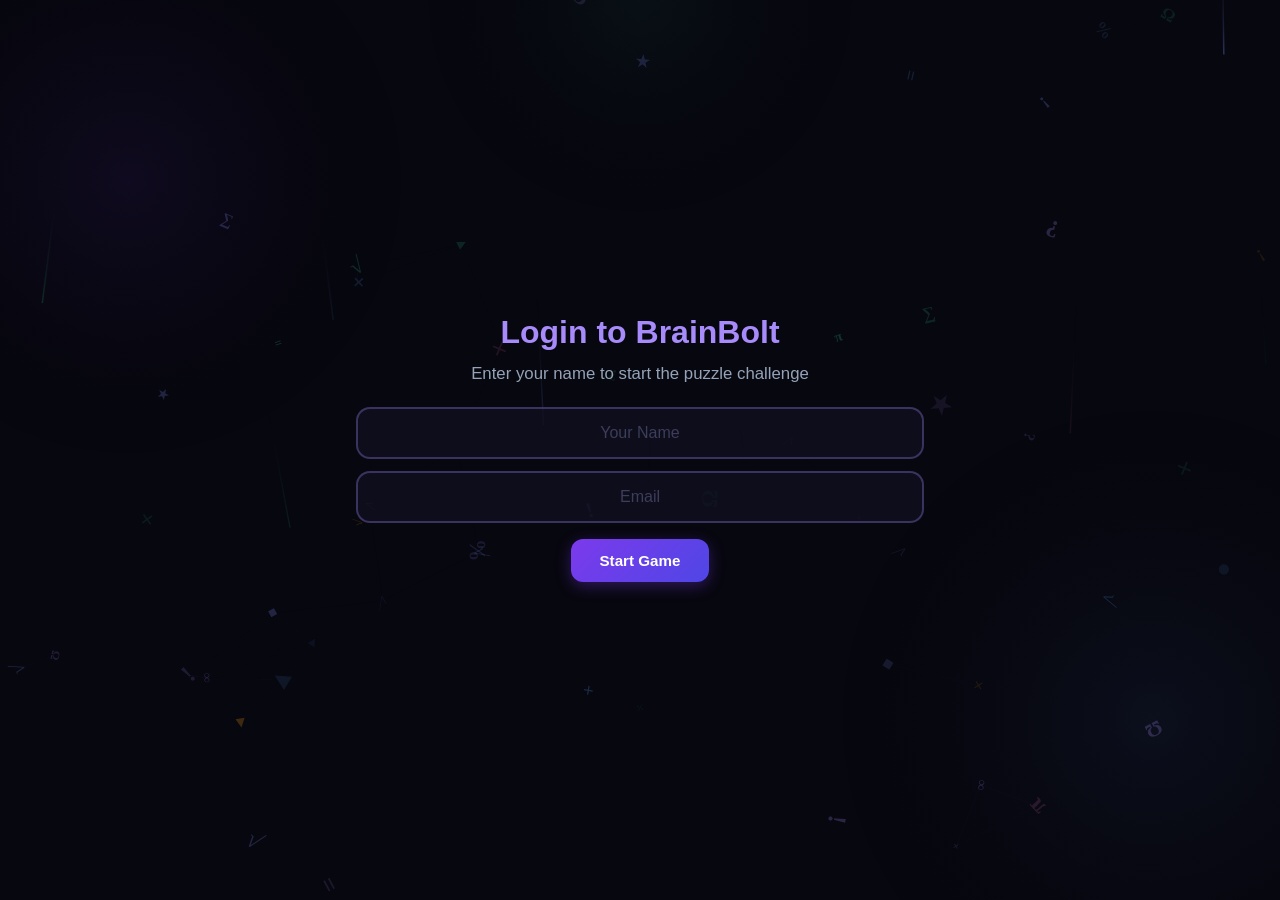
<file: index.html>
<!DOCTYPE html>
<html lang="en">

<head>
  <meta charset="UTF-8" />
  <meta name="viewport" content="width=device-width, initial-scale=1.0" />
  <title>BrainBolt - Puzzle Challenge</title>
  <link rel="stylesheet" href="style.css" />
</head>

<body>

  <canvas id="bgCanvas"></canvas>

  <!-- SCREEN 1: Home -->
  <!-- SCREEN 0: Login -->
  <div id="login-screen" class="screen">
    <h2>Login to BrainBolt</h2>
    <p>Enter your name to start the puzzle challenge</p>

    <input type="text" id="player-name" placeholder="Your Name" required>
    <input type="email" id="player-email" placeholder="Email">

    <button onclick="loginUser()">Start Game</button>
  </div>
  <div id="home-screen" class="screen hidden">
    <div class="site-tag">puzzle challenge</div>
    <h1>BrainBolt</h1>
    <p>Test your brain with logic, riddles & math!</p>

    <div class="difficulty-selector">
      <button class="diff-btn active" onclick="selectDifficulty('easy', this)">Easy</button>
      <button class="diff-btn" onclick="selectDifficulty('medium', this)">Medium</button>
      <button class="diff-btn" onclick="selectDifficulty('hard', this)">Hard</button>
    </div>

    <div class="difficulty-info" id="diff-info">90s timer • Hints allowed • 3 puzzles</div>

    <div class="category-buttons">
      <button class="glow-btn" onclick="startGame('logic')">Logic</button>
      <button class="glow-btn" onclick="startGame('riddles')">Riddles</button>
      <button class="glow-btn" onclick="startGame('math')">Math</button>
    </div>

    <div class="highscore-bar">
      <span>Best Score: <strong id="best-score-home">0</strong></span>
    </div>
  </div>

  <!-- SCREEN 2: Puzzle -->
  <div id="puzzle-screen" class="screen hidden">
    <div class="top-bar">
      <div id="score-display">Score: <span id="score">0</span></div>
      <div id="difficulty-badge">Easy</div>
      <div id="timer-display">Time: <span id="timer">90</span>s</div>
    </div>

    <div class="progress-bar-wrap">
      <div class="progress-bar" id="progress-bar"></div>
    </div>

    <div id="question-box">
      <div class="q-number" id="q-number">Question 1 of 3</div>
      <p id="question-text"></p>
    </div>

    <input type="text" id="answer-input" placeholder="Type your answer..." />

    <div class="action-buttons">
      <button onclick="checkAnswer()">Submit</button>
      <button class="hint-btn" onclick="showHint()">Hint (-20pts)</button>
    </div>

    <p id="hint-text" class="hidden hint-box"></p>
    <p id="feedback"></p>

    <button class="next-btn hidden" id="next-btn" onclick="nextPuzzle()">Next Puzzle →</button>
  </div>

  <!-- SCREEN 3: Results -->
  <div id="result-screen" class="screen hidden">
    <div class="result-icon" id="result-icon">🧠</div>
    <h2>Brain Challenge Complete!</h2>
    <p id="result-message">Great job!</p>
    <div class="final-score-wrap">
      <div class="final-score-label">Your Score</div>
      <div id="final-score">0</div>
      <div id="new-best" class="hidden new-best-tag">New Best!</div>
    </div>
    <div class="stat-grid">
      <div class="stat-card">
        <div class="stat-num" id="stat-correct">0</div>
        <div class="stat-label">Correct</div>
      </div>
      <div class="stat-card">
        <div class="stat-num" id="stat-time">0s</div>
        <div class="stat-label">Avg Time</div>
      </div>
      <div class="stat-card">
        <div class="stat-num" id="stat-streak">0</div>
        <div class="stat-label">Best Streak</div>
      </div>
    </div>
    <button onclick="goHome()">Play Again</button>
    <button class="outline-btn" onclick="showLeaderboard()">Leaderboard</button>
  </div>

  <!-- SCREEN 4: Leaderboard -->
  <div id="leaderboard-screen" class="screen hidden">
    <h2>Leaderboard</h2>
    <p>Top scores this session</p>
    <div id="leaderboard-list"></div>
    <button onclick="goHome()">Back to Home</button>
  </div>

  <!-- Correct overlay -->
  <div id="correct-overlay" class="answer-overlay correct-overlay hidden">
    <div class="overlay-text">✓ Correct!</div>
  </div>

  <!-- Wrong overlay -->
  <div id="wrong-overlay" class="answer-overlay wrong-overlay hidden">
    <div class="overlay-text">✗ Wrong!</div>
  </div>

  <script src="script.js"></script>
</body>

</html>
</file>
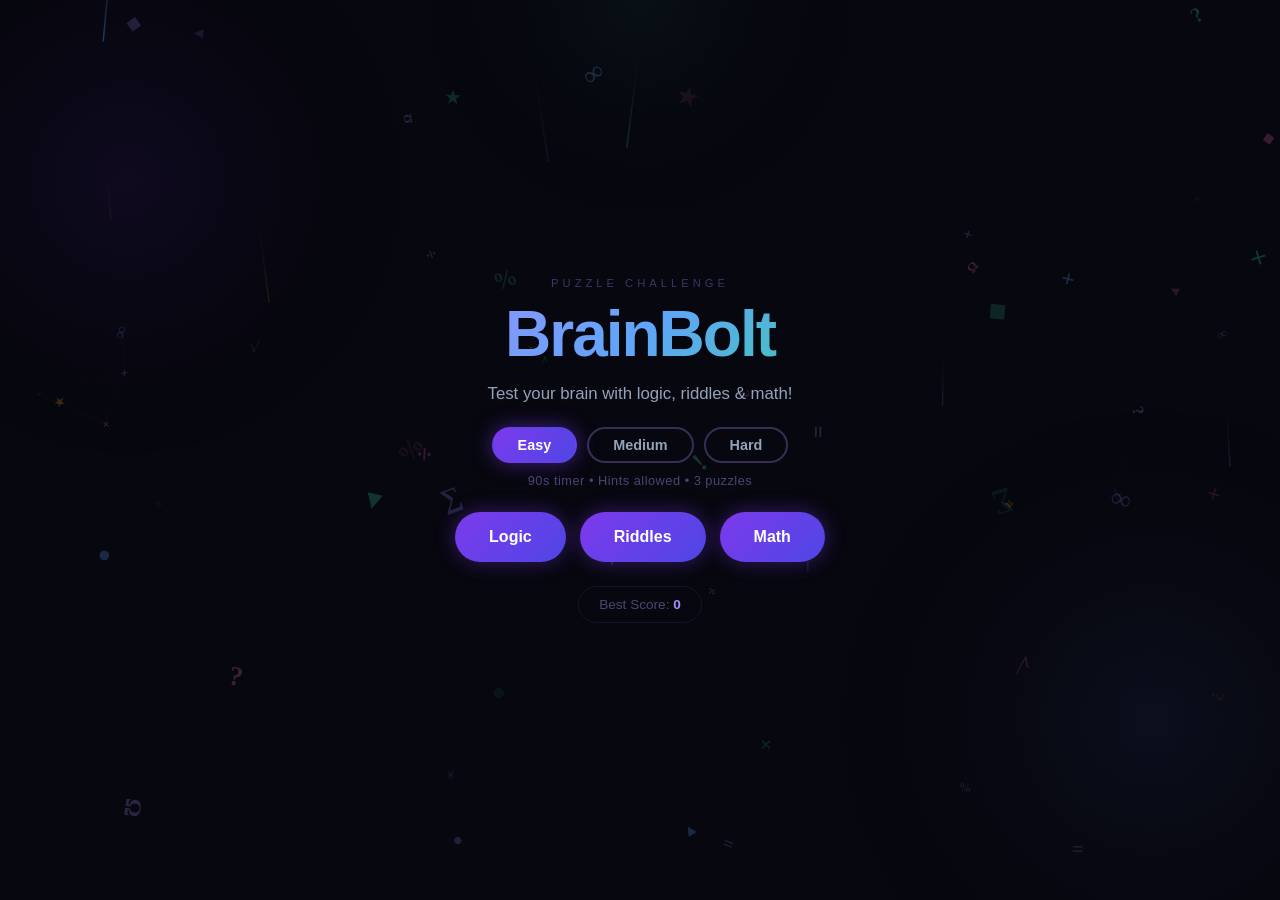
<file: index (2).html>
<!DOCTYPE html>
<html lang="en">
<head>
  <meta charset="UTF-8" />
  <meta name="viewport" content="width=device-width, initial-scale=1.0"/>
  <title>BrainBolt - Puzzle Challenge</title>
  <link rel="stylesheet" href="style.css" />
</head>
<body>

<canvas id="bgCanvas"></canvas>

<!-- SCREEN 1: Home -->
<div id="home-screen" class="screen">
  <div class="site-tag">puzzle challenge</div>
  <h1>BrainBolt</h1>
  <p>Test your brain with logic, riddles & math!</p>

  <div class="difficulty-selector">
    <button class="diff-btn active" onclick="selectDifficulty('easy', this)">Easy</button>
    <button class="diff-btn" onclick="selectDifficulty('medium', this)">Medium</button>
    <button class="diff-btn" onclick="selectDifficulty('hard', this)">Hard</button>
  </div>

  <div class="difficulty-info" id="diff-info">90s timer • Hints allowed • 3 puzzles</div>

  <div class="category-buttons">
    <button onclick="startGame('logic')">Logic</button>
    <button onclick="startGame('riddles')">Riddles</button>
    <button onclick="startGame('math')">Math</button>
  </div>

  <div class="highscore-bar">
    <span>Best Score: <strong id="best-score-home">0</strong></span>
  </div>
</div>

<!-- SCREEN 2: Puzzle -->
<div id="puzzle-screen" class="screen hidden">
  <div class="top-bar">
    <div id="score-display">Score: <span id="score">0</span></div>
    <div id="difficulty-badge">Easy</div>
    <div id="timer-display">Time: <span id="timer">90</span>s</div>
  </div>

  <div class="progress-bar-wrap">
    <div class="progress-bar" id="progress-bar"></div>
  </div>

  <div id="question-box">
    <div class="q-number" id="q-number">Question 1 of 3</div>
    <p id="question-text"></p>
  </div>

  <input type="text" id="answer-input" placeholder="Type your answer..." />

  <div class="action-buttons">
    <button onclick="checkAnswer()">Submit</button>
    <button class="hint-btn" onclick="showHint()">Hint (-20pts)</button>
  </div>

  <p id="hint-text" class="hidden hint-box"></p>
  <p id="feedback"></p>

  <button class="next-btn hidden" id="next-btn" onclick="nextPuzzle()">Next Puzzle →</button>
</div>

<!-- SCREEN 3: Results -->
<div id="result-screen" class="screen hidden">
  <div class="result-icon" id="result-icon">🧠</div>
  <h2>Brain Challenge Complete!</h2>
  <p id="result-message">Great job!</p>
  <div class="final-score-wrap">
    <div class="final-score-label">Your Score</div>
    <div id="final-score">0</div>
    <div id="new-best" class="hidden new-best-tag">New Best!</div>
  </div>
  <div class="stat-grid">
    <div class="stat-card"><div class="stat-num" id="stat-correct">0</div><div class="stat-label">Correct</div></div>
    <div class="stat-card"><div class="stat-num" id="stat-time">0s</div><div class="stat-label">Avg Time</div></div>
    <div class="stat-card"><div class="stat-num" id="stat-streak">0</div><div class="stat-label">Best Streak</div></div>
  </div>
  <button onclick="goHome()">Play Again</button>
  <button class="outline-btn" onclick="showLeaderboard()">Leaderboard</button>
</div>

<!-- SCREEN 4: Leaderboard -->
<div id="leaderboard-screen" class="screen hidden">
  <h2>Leaderboard</h2>
  <p>Top scores this session</p>
  <div id="leaderboard-list"></div>
  <button onclick="goHome()">Back to Home</button>
</div>

<!-- Correct overlay -->
<div id="correct-overlay" class="answer-overlay correct-overlay hidden">
  <div class="overlay-text">✓ Correct!</div>
</div>

<!-- Wrong overlay -->
<div id="wrong-overlay" class="answer-overlay wrong-overlay hidden">
  <div class="overlay-text">✗ Wrong!</div>
</div>

<script src="script.js"></script>
</body>
</html>
</file>
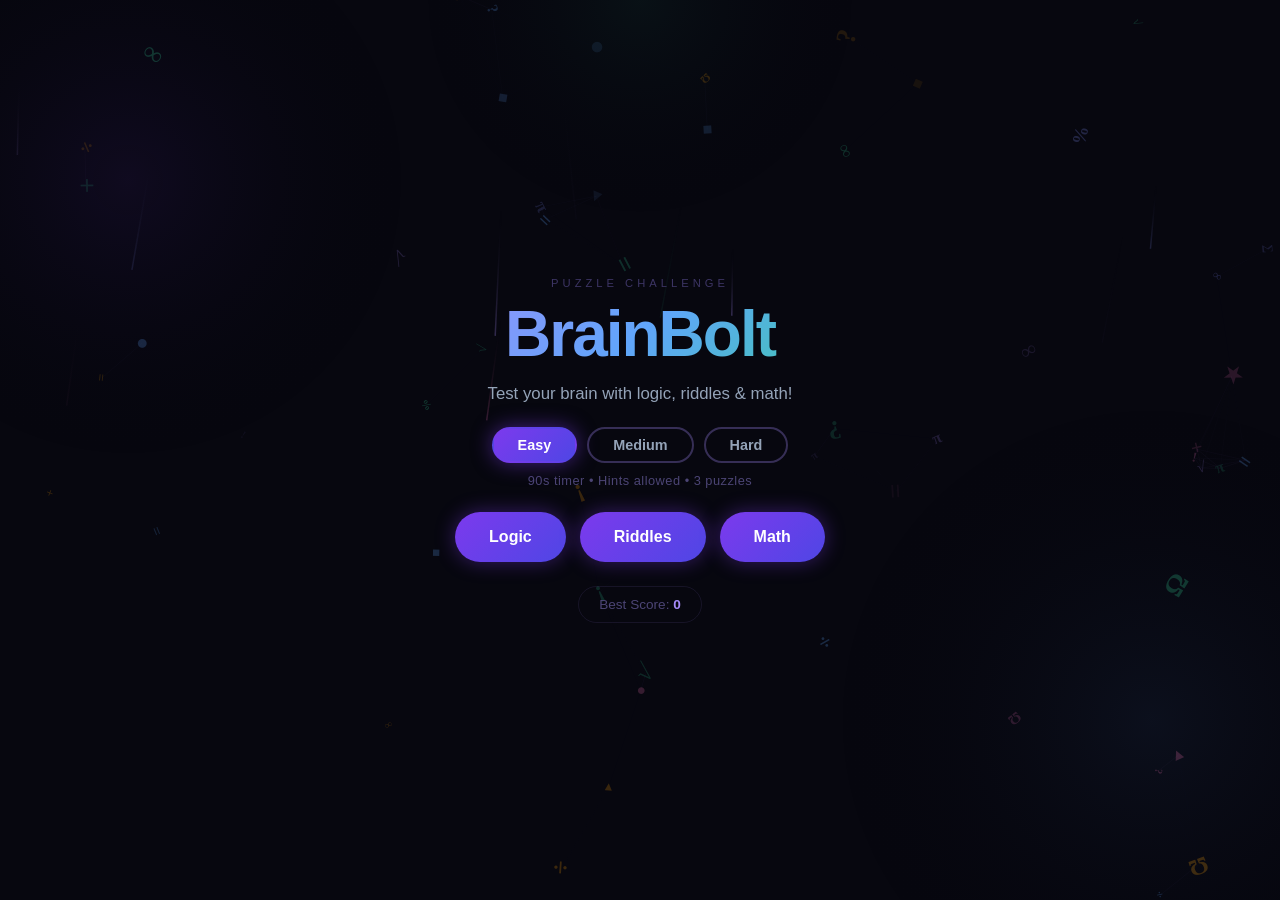
<file: index .html>
<!DOCTYPE html>
<html lang="en">
<head>
  <meta charset="UTF-8" />
  <meta name="viewport" content="width=device-width, initial-scale=1.0"/>
  <title>BrainBolt - Puzzle Challenge</title>
  <link rel="stylesheet" href="style.css" />
</head>
<body>

<canvas id="bgCanvas"></canvas>

<!-- SCREEN 1: Home -->
<div id="home-screen" class="screen">
  <div class="site-tag">puzzle challenge</div>
  <h1>BrainBolt</h1>
  <p>Test your brain with logic, riddles & math!</p>

  <div class="difficulty-selector">
    <button class="diff-btn active" onclick="selectDifficulty('easy', this)">Easy</button>
    <button class="diff-btn" onclick="selectDifficulty('medium', this)">Medium</button>
    <button class="diff-btn" onclick="selectDifficulty('hard', this)">Hard</button>
  </div>

  <div class="difficulty-info" id="diff-info">90s timer • Hints allowed • 3 puzzles</div>

  <div class="category-buttons">
    <button onclick="startGame('logic')">Logic</button>
    <button onclick="startGame('riddles')">Riddles</button>
    <button onclick="startGame('math')">Math</button>
  </div>

  <div class="highscore-bar">
    <span>Best Score: <strong id="best-score-home">0</strong></span>
  </div>
</div>

<!-- SCREEN 2: Puzzle -->
<div id="puzzle-screen" class="screen hidden">
  <div class="top-bar">
    <div id="score-display">Score: <span id="score">0</span></div>
    <div id="difficulty-badge">Easy</div>
    <div id="timer-display">Time: <span id="timer">90</span>s</div>
  </div>

  <div class="progress-bar-wrap">
    <div class="progress-bar" id="progress-bar"></div>
  </div>

  <div id="question-box">
    <div class="q-number" id="q-number">Question 1 of 3</div>
    <p id="question-text"></p>
  </div>

  <input type="text" id="answer-input" placeholder="Type your answer..." />

  <div class="action-buttons">
    <button onclick="checkAnswer()">Submit</button>
    <button class="hint-btn" onclick="showHint()">Hint (-20pts)</button>
  </div>

  <p id="hint-text" class="hidden hint-box"></p>
  <p id="feedback"></p>

  <button class="next-btn hidden" id="next-btn" onclick="nextPuzzle()">Next Puzzle →</button>
</div>

<!-- SCREEN 3: Results -->
<div id="result-screen" class="screen hidden">
  <div class="result-icon" id="result-icon">🧠</div>
  <h2>Brain Challenge Complete!</h2>
  <p id="result-message">Great job!</p>
  <div class="final-score-wrap">
    <div class="final-score-label">Your Score</div>
    <div id="final-score">0</div>
    <div id="new-best" class="hidden new-best-tag">New Best!</div>
  </div>
  <div class="stat-grid">
    <div class="stat-card"><div class="stat-num" id="stat-correct">0</div><div class="stat-label">Correct</div></div>
    <div class="stat-card"><div class="stat-num" id="stat-time">0s</div><div class="stat-label">Avg Time</div></div>
    <div class="stat-card"><div class="stat-num" id="stat-streak">0</div><div class="stat-label">Best Streak</div></div>
  </div>
  <button onclick="goHome()">Play Again</button>
  <button class="outline-btn" onclick="showLeaderboard()">Leaderboard</button>
</div>

<!-- SCREEN 4: Leaderboard -->
<div id="leaderboard-screen" class="screen hidden">
  <h2>Leaderboard</h2>
  <p>Top scores this session</p>
  <div id="leaderboard-list"></div>
  <button onclick="goHome()">Back to Home</button>
</div>

<!-- Correct overlay -->
<div id="correct-overlay" class="answer-overlay correct-overlay hidden">
  <div class="overlay-text">✓ Correct!</div>
</div>

<!-- Wrong overlay -->
<div id="wrong-overlay" class="answer-overlay wrong-overlay hidden">
  <div class="overlay-text">✗ Wrong!</div>
</div>

<script src="script.js"></script>
</body>
</html>
</file>
<file: style.css>
* {
  box-sizing: border-box;
  margin: 0;
  padding: 0;
}

@keyframes rotateBorder {
  0% {
    transform: rotate(0deg);
  }

  100% {
    transform: rotate(360deg);
  }
}

@keyframes float {

  0%,
  100% {
    transform: translateY(0px);
  }

  50% {
    transform: translateY(-12px);
  }
}

@keyframes pulse {

  0%,
  100% {
    opacity: 1;
  }

  50% {
    opacity: 0.5;
  }
}

@keyframes slideIn {
  from {
    opacity: 0;
    transform: translateY(30px);
  }

  to {
    opacity: 1;
    transform: translateY(0);
  }
}

@keyframes timerWarning {

  0%,
  100% {
    color: #f59e0b;
  }

  50% {
    color: #ef4444;
    transform: scale(1.1);
  }
}

@keyframes popIn {
  0% {
    transform: scale(0.5);
    opacity: 0;
  }

  70% {
    transform: scale(1.1);
  }

  100% {
    transform: scale(1);
    opacity: 1;
  }
}

@keyframes flashOverlay {
  0% {
    opacity: 0;
  }

  20% {
    opacity: 1;
  }

  80% {
    opacity: 1;
  }

  100% {
    opacity: 0;
  }
}

@keyframes shakeX {

  0%,
  100% {
    transform: translateX(0);
  }

  20% {
    transform: translateX(-10px);
  }

  40% {
    transform: translateX(10px);
  }

  60% {
    transform: translateX(-8px);
  }

  80% {
    transform: translateX(8px);
  }
}

@keyframes scoreFloat {
  0% {
    opacity: 1;
    transform: translateY(0) scale(1);
  }

  100% {
    opacity: 0;
    transform: translateY(-60px) scale(1.3);
  }
}

body {
  font-family: 'Segoe UI', sans-serif;
  background: #07070f;
  color: #ffffff;
  display: flex;
  justify-content: center;
  align-items: center;
  min-height: 100vh;
  overflow: hidden;
}

#bgCanvas {
  position: fixed;
  top: 0;
  left: 0;
  width: 100%;
  height: 100%;
  z-index: 0;
  pointer-events: none;
}

.screen {
  text-align: center;
  padding: 40px 36px;
  max-width: 640px;
  width: 100%;
  animation: slideIn 0.4s ease;
  position: relative;
  z-index: 10;
}

.hidden {
  display: none !important;
}

/* ── Home ── */
.site-tag {
  font-size: 0.7rem;
  letter-spacing: 4px;
  text-transform: uppercase;
  color: #3d3565;
  margin-bottom: 8px;
}

h1 {
  font-size: 4rem;
  font-weight: 900;
  background: linear-gradient(135deg, #a78bfa, #60a5fa, #34d399);
  -webkit-background-clip: text;
  -webkit-text-fill-color: transparent;
  margin-bottom: 10px;
  letter-spacing: -2px;
  animation: float 3s ease-in-out infinite;
}

h2 {
  font-size: 2rem;
  font-weight: 700;
  color: #a78bfa;
  margin-bottom: 10px;
}

p {
  color: #94a3b8;
  margin-bottom: 20px;
  font-size: 1.05rem;
  line-height: 1.6;
}

/* ── Difficulty selector ── */
.difficulty-selector {
  display: flex;
  gap: 10px;
  justify-content: center;
  margin-bottom: 10px;
}

.diff-btn {
  background: transparent;
  border: 2px solid rgba(167, 139, 250, 0.3);
  color: #94a3b8;
  padding: 8px 24px;
  border-radius: 50px;
  font-size: 0.9rem;
  font-weight: 600;
  cursor: pointer;
  transition: all 0.2s;
  margin: 0;
  box-shadow: none;
}

.diff-btn.active {
  background: linear-gradient(135deg, #7c3aed, #4f46e5);
  border-color: transparent;
  color: #fff;
  box-shadow: 0 0 20px rgba(124, 58, 237, 0.5);
}

.diff-btn:hover {
  border-color: #a78bfa;
  color: #a78bfa;
  transform: translateY(-2px);
}

.difficulty-info {
  font-size: 0.8rem;
  color: #4c4575;
  margin-bottom: 24px;
  letter-spacing: 0.5px;
}

/* ── Category buttons ── */
.category-buttons {
  display: flex;
  gap: 14px;
  justify-content: center;
  flex-wrap: wrap;
  margin-bottom: 24px;
}

.category-buttons button {
  position: relative;
  background: linear-gradient(135deg, #7c3aed, #4f46e5);
  color: #fff;
  border: none;
  padding: 16px 34px;
  border-radius: 50px;
  font-size: 1rem;
  font-weight: 700;
  cursor: pointer;
  transition: transform 0.2s, box-shadow 0.2s;
  box-shadow: 0 0 20px rgba(124, 58, 237, 0.4);
  overflow: hidden;
  margin: 0;
}

.category-buttons button::after {
  content: '';
  position: absolute;
  top: -50%;
  left: -60%;
  width: 40%;
  height: 200%;
  background: rgba(255, 255, 255, 0.15);
  transform: skewX(-20deg);
  transition: left 0.4s;
}

.category-buttons button:hover::after {
  left: 120%;
}

.category-buttons button:hover {
  transform: translateY(-4px) scale(1.05);
  box-shadow: 0 0 35px rgba(124, 58, 237, 0.7);
}

.highscore-bar {
  font-size: 0.85rem;
  color: #4c4575;
  padding: 10px 20px;
  border: 1px solid rgba(167, 139, 250, 0.1);
  border-radius: 50px;
  display: inline-block;
}

.highscore-bar strong {
  color: #a78bfa;
}

/* ── Top bar ── */
.top-bar {
  display: flex;
  justify-content: space-between;
  align-items: center;
  margin-bottom: 12px;
}

#score-display {
  font-size: 0.9rem;
  color: #34d399;
  font-weight: 700;
  background: rgba(52, 211, 153, 0.1);
  border: 1px solid rgba(52, 211, 153, 0.3);
  padding: 6px 16px;
  border-radius: 50px;
  box-shadow: 0 0 12px rgba(52, 211, 153, 0.15);
}

#difficulty-badge {
  font-size: 0.75rem;
  font-weight: 700;
  letter-spacing: 2px;
  text-transform: uppercase;
  padding: 4px 14px;
  border-radius: 50px;
  background: rgba(167, 139, 250, 0.15);
  border: 1px solid rgba(167, 139, 250, 0.3);
  color: #a78bfa;
}

#timer-display {
  font-size: 0.9rem;
  color: #f59e0b;
  font-weight: 700;
  background: rgba(245, 158, 11, 0.1);
  border: 1px solid rgba(245, 158, 11, 0.3);
  padding: 6px 16px;
  border-radius: 50px;
  box-shadow: 0 0 12px rgba(245, 158, 11, 0.15);
}

#timer-display.danger {
  animation: timerWarning 0.5s ease infinite;
}

/* ── Progress bar ── */
.progress-bar-wrap {
  width: 100%;
  background: rgba(255, 255, 255, 0.05);
  border-radius: 50px;
  height: 4px;
  margin-bottom: 16px;
  overflow: hidden;
}

.progress-bar {
  height: 100%;
  background: linear-gradient(90deg, #7c3aed, #60a5fa);
  border-radius: 50px;
  transition: width 0.5s ease;
  width: 33%;
}

/* ── Question box ── */
#question-box {
  background: linear-gradient(145deg, #13122a, #1a1a35);
  border: 1px solid rgba(167, 139, 250, 0.2);
  border-radius: 20px;
  padding: 30px 28px;
  margin: 14px 0;
  position: relative;
  overflow: hidden;
  box-shadow: 0 8px 32px rgba(0, 0, 0, 0.4);
}

#question-box::before {
  content: '';
  position: absolute;
  top: 0;
  left: 0;
  right: 0;
  height: 2px;
  background: linear-gradient(90deg, transparent, #a78bfa, transparent);
  animation: pulse 2s ease-in-out infinite;
}

.q-number {
  font-size: 0.75rem;
  color: #4c4575;
  letter-spacing: 2px;
  text-transform: uppercase;
  margin-bottom: 12px;
}

#question-text {
  font-size: 1.15rem;
  line-height: 1.8;
  color: #e2e8f0;
  margin: 0;
}

/* ── Input ── */
input[type="text"],
input[type="email"] {
  width: 100%;
  padding: 15px 20px;
  border-radius: 14px;
  border: 2px solid rgba(167, 139, 250, 0.3);
  background: rgba(15, 15, 31, 0.8);
  color: #fff;
  font-size: 1rem;
  margin-bottom: 12px;
  text-align: center;
  transition: border-color 0.2s, box-shadow 0.2s;
  outline: none;
}

input[type="text"]:focus,
input[type="email"]:focus {
  border-color: #a78bfa;
  box-shadow: 0 0 0 4px rgba(167, 139, 250, 0.15);
}

input[type="text"]::placeholder,
input[type="email"]::placeholder {
  color: #3d3d5c;
}

input[type="text"].shake {
  animation: shakeX 0.4s ease;
}

/* ── Buttons ── */
.action-buttons {
  display: flex;
  gap: 10px;
  justify-content: center;
  margin-bottom: 6px;
}

button {
  position: relative;
  background: linear-gradient(135deg, #7c3aed, #4f46e5);
  color: #fff;
  border: none;
  padding: 13px 28px;
  border-radius: 12px;
  font-size: 0.95rem;
  font-weight: 700;
  cursor: pointer;
  margin: 4px;
  transition: transform 0.15s, box-shadow 0.15s;
  box-shadow: 0 4px 15px rgba(124, 58, 237, 0.35);
  overflow: hidden;
}

button::after {
  content: '';
  position: absolute;
  top: -50%;
  left: -60%;
  width: 40%;
  height: 200%;
  background: rgba(255, 255, 255, 0.12);
  transform: skewX(-20deg);
  transition: left 0.4s;
}

button:hover::after {
  left: 120%;
}

button:hover {
  transform: translateY(-2px);
  box-shadow: 0 6px 22px rgba(124, 58, 237, 0.55);
}

button:active {
  transform: scale(0.97);
}

.hint-btn {
  background: transparent !important;
  border: 2px solid rgba(167, 139, 250, 0.35) !important;
  color: #a78bfa !important;
  box-shadow: none !important;
}

.hint-btn:hover {
  background: rgba(167, 139, 250, 0.1) !important;
}

.next-btn {
  margin-top: 10px;
  background: linear-gradient(135deg, #059669, #0d9488) !important;
  box-shadow: 0 4px 15px rgba(5, 150, 105, 0.35) !important;
}

.outline-btn {
  background: transparent !important;
  border: 2px solid rgba(167, 139, 250, 0.35) !important;
  color: #a78bfa !important;
  box-shadow: none !important;
}

/* ── Hint & Feedback ── */
.hint-box {
  color: #fbbf24;
  font-style: italic;
  font-size: 0.9rem;
  background: rgba(251, 191, 36, 0.07);
  border: 1px solid rgba(251, 191, 36, 0.2);
  border-radius: 10px;
  padding: 10px 14px;
  margin-bottom: 8px;
}

#feedback {
  font-size: 1.1rem;
  font-weight: 700;
  min-height: 28px;
  margin-bottom: 4px;
}

/* ── Result screen ── */
.result-icon {
  font-size: 4rem;
  margin-bottom: 10px;
  animation: popIn 0.5s ease;
  display: block;
}

.final-score-wrap {
  margin: 20px auto;
  padding: 24px;
  background: linear-gradient(145deg, #13122a, #1a1a35);
  border: 1px solid rgba(167, 139, 250, 0.2);
  border-radius: 20px;
  display: inline-block;
  min-width: 220px;
  position: relative;
}

.final-score-label {
  font-size: 0.75rem;
  letter-spacing: 3px;
  text-transform: uppercase;
  color: #4c4575;
  margin-bottom: 8px;
}

#final-score {
  font-size: 4rem;
  font-weight: 900;
  background: linear-gradient(135deg, #a78bfa, #34d399);
  -webkit-background-clip: text;
  -webkit-text-fill-color: transparent;
  animation: float 2s ease-in-out infinite;
  line-height: 1;
}

.new-best-tag {
  display: inline-block;
  margin-top: 10px;
  background: linear-gradient(135deg, #f59e0b, #ef4444);
  color: #fff;
  font-size: 0.75rem;
  font-weight: 700;
  padding: 4px 14px;
  border-radius: 50px;
  letter-spacing: 1px;
  animation: popIn 0.4s ease;
}

/* ── Stat grid ── */
.stat-grid {
  display: flex;
  gap: 12px;
  justify-content: center;
  margin: 20px 0;
}

.stat-card {
  background: rgba(167, 139, 250, 0.07);
  border: 1px solid rgba(167, 139, 250, 0.15);
  border-radius: 14px;
  padding: 14px 20px;
  min-width: 90px;
}

.stat-num {
  font-size: 1.5rem;
  font-weight: 800;
  color: #a78bfa;
}

.stat-label {
  font-size: 0.7rem;
  color: #4c4575;
  text-transform: uppercase;
  letter-spacing: 1px;
  margin-top: 4px;
}

/* ── Leaderboard ── */
#leaderboard-list {
  margin: 16px 0 24px;
}

.lb-row {
  display: flex;
  align-items: center;
  justify-content: space-between;
  padding: 12px 20px;
  background: rgba(167, 139, 250, 0.06);
  border: 1px solid rgba(167, 139, 250, 0.1);
  border-radius: 12px;
  margin-bottom: 8px;
  animation: slideIn 0.3s ease;
}

.lb-rank {
  font-size: 1.1rem;
  font-weight: 800;
  color: #4c4575;
  min-width: 30px;
}

.lb-rank.gold {
  color: #f59e0b;
}

.lb-rank.silver {
  color: #94a3b8;
}

.lb-rank.bronze {
  color: #cd7c3a;
}

.lb-name {
  flex: 1;
  text-align: left;
  margin-left: 12px;
  font-weight: 600;
  color: #e2e8f0;
  font-size: 0.9rem;
}

.lb-meta {
  font-size: 0.75rem;
  color: #4c4575;
  margin-right: 12px;
}

.lb-score {
  font-weight: 800;
  color: #a78bfa;
  font-size: 1rem;
}

/* ── Flash overlays ── */
.answer-overlay {
  position: fixed;
  inset: 0;
  z-index: 100;
  display: flex;
  align-items: center;
  justify-content: center;
  pointer-events: none;
  border-radius: 0;
}

.correct-overlay {
  background: rgba(52, 211, 153, 0.15);
}

.wrong-overlay {
  background: rgba(239, 68, 68, 0.15);
}

.overlay-text {
  font-size: 3rem;
  font-weight: 900;
  letter-spacing: 2px;
  animation: popIn 0.3s ease;
}

.correct-overlay .overlay-text {
  color: #34d399;
}

.wrong-overlay .overlay-text {
  color: #f87171;
}

/* ── Score float ── */
.score-float {
  position: fixed;
  font-size: 1.4rem;
  font-weight: 800;
  color: #34d399;
  z-index: 200;
  pointer-events: none;
  animation: scoreFloat 1s ease forwards;
}

/* glowing moving border */
.glow-btn {
  position: relative;
  overflow: hidden;
  z-index: 1;
}

.glow-btn::before {
  content: "";
  position: absolute;
  inset: -2px;
  border-radius: 50px;

  background: linear-gradient(90deg,
      #7c3aed,
      #a78bfa,
      #60a5fa,
      #34d399,
      #7c3aed);

  background-size: 300% 300%;
  animation: borderMove 4s linear infinite;
  z-index: -1;
}

.glow-btn::after {
  content: "";
  position: absolute;
  inset: 2px;
  background: linear-gradient(135deg, #7c3aed, #4f46e5);
  border-radius: 50px;
  z-index: -1;
}

@keyframes borderMove {
  0% {
    background-position: 0% 50%;
  }

  100% {
    background-position: 300% 50%;
  }
}

.burst-particle {
  position: fixed;
  width: 8px;
  height: 8px;
  border-radius: 50%;
  pointer-events: none;
  animation: burstMove 0.8s ease-out forwards;
}


@keyframes burstMove {

  0% {
    transform: scale(1) translate(0, 0);
    opacity: 1;
  }

  100% {
    transform: scale(0.5) translateY(-80px);
    opacity: 0;
  }

}
</file>
